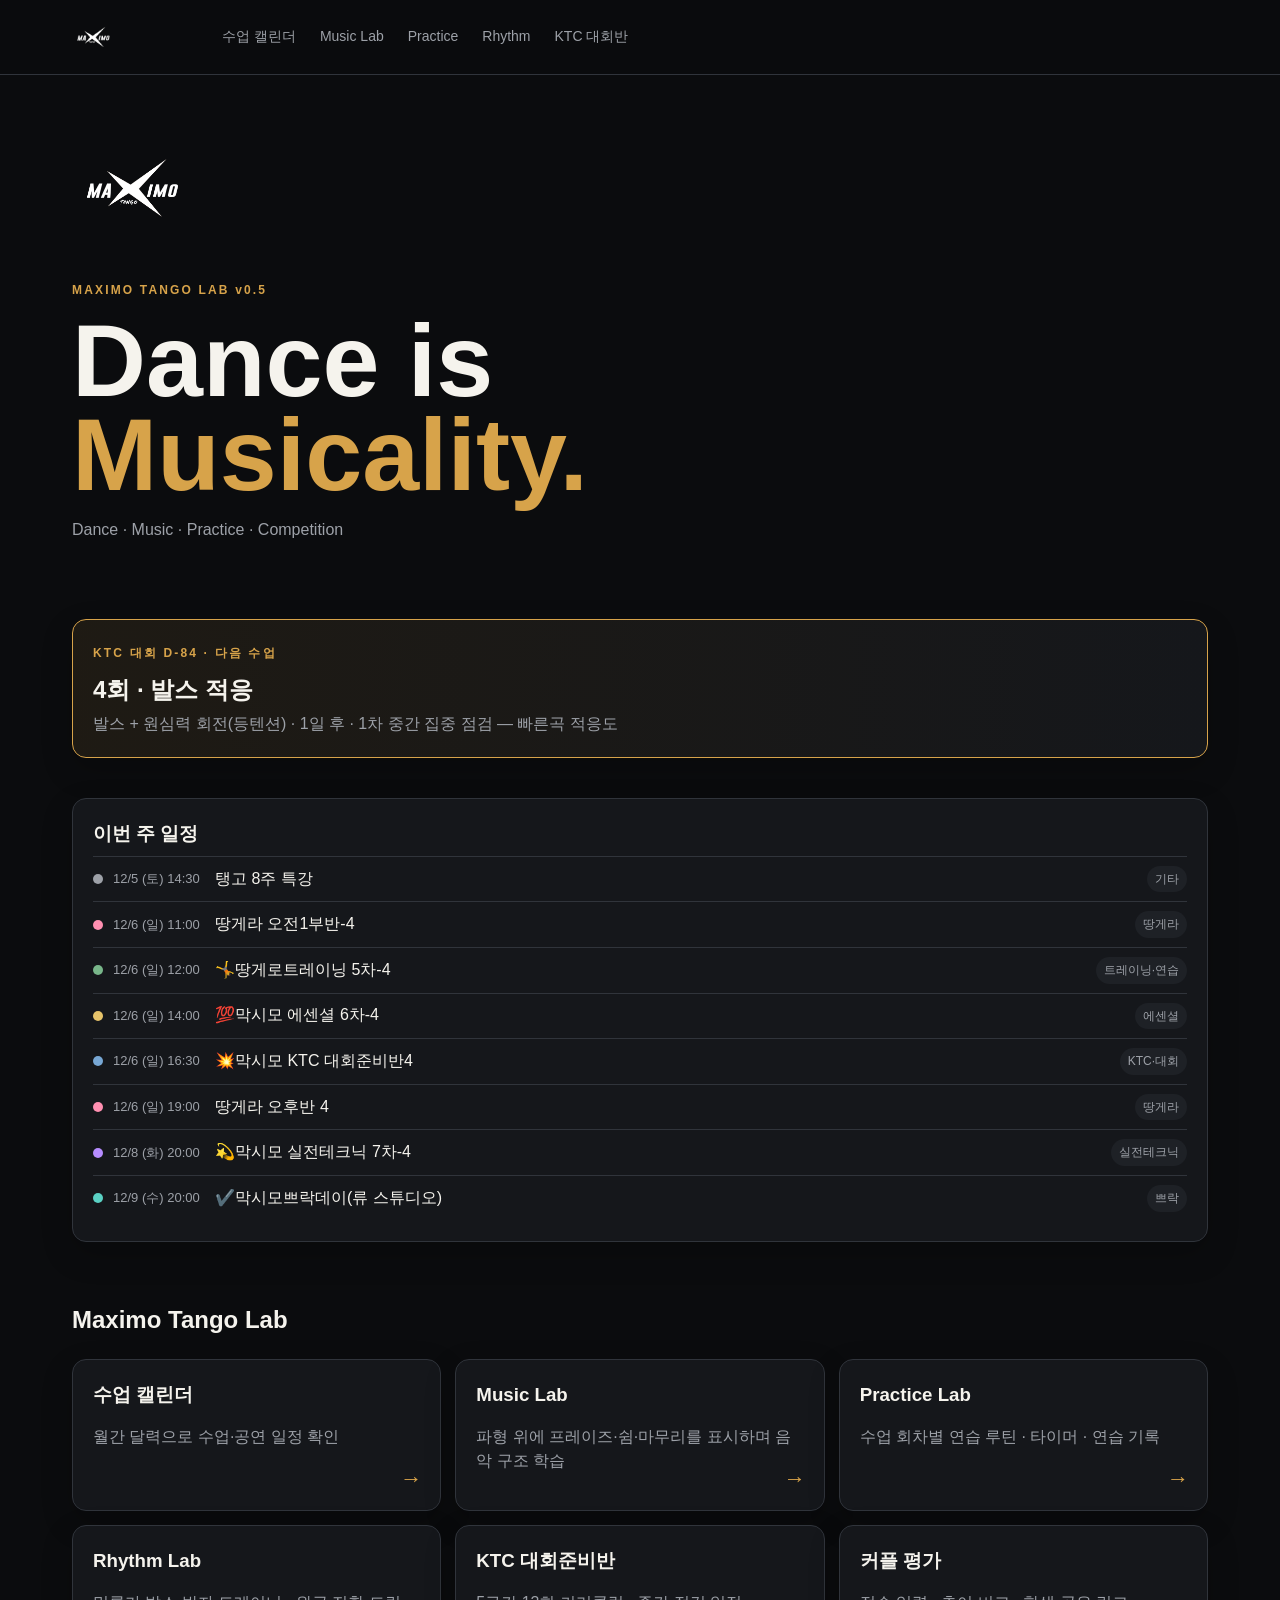
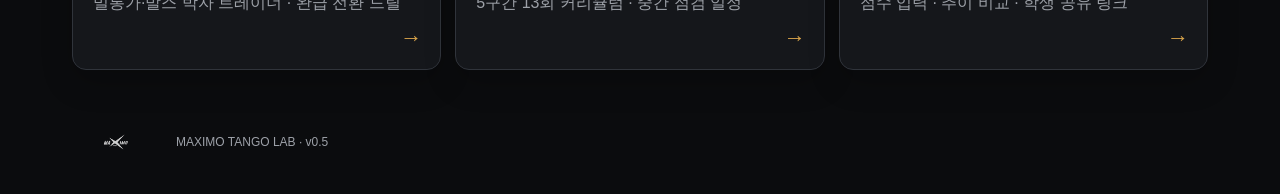
<file: index.html>
<!doctype html><html lang="ko"><head><meta charset="utf-8"><meta name="viewport" content="width=device-width,initial-scale=1"><meta name="description" content="Maximo Tango Lab"><title>Maximo Tango Lab</title><link rel="icon" type="image/png" sizes="512x512" href="assets/favicon/favicon.png"><link rel="apple-touch-icon" href="assets/favicon/apple-touch-icon.png"><link rel="manifest" href="manifest.webmanifest"><meta name="theme-color" content="#0b0c0e"><link rel="stylesheet" href="css/style.css"><link rel="stylesheet" href="css/competition.css"></head><body><header id="header"></header><main id="app"></main><footer id="footer"></footer><script type="module" src="js/app.js"></script></body></html>
</file>
<file: css/style.css>
:root{--bg:#0b0c0e;--card:#15171b;--card2:#1e2126;--text:#f5f3ed;--muted:#9da1a8;--line:#30343b;--gold:#d7a34a;--red:#c85c42;--blue:#77a7d4;--green:#78b68a;--max:1180px;--r:14px;font-family:Pretendard,"Noto Sans KR",Arial,sans-serif}*{box-sizing:border-box}body{margin:0;background:var(--bg);color:var(--text);line-height:1.55}a{text-decoration:none;color:inherit}button,input,textarea{font:inherit}.nav{position:sticky;top:0;z-index:10;background:rgba(11,12,14,.92);backdrop-filter:blur(10px);border-bottom:1px solid var(--line)}.navin{max-width:var(--max);margin:auto;padding:14px 22px;display:flex;gap:22px;align-items:center}.brand{display:flex;align-items:center;flex:0 0 auto}.brand img{display:block;width:118px;height:46px;object-fit:contain;object-position:left center;filter:invert(1)}.links{display:flex;gap:4px;overflow:auto}.links a{padding:7px 10px;color:var(--muted);font-size:14px;border-radius:8px;white-space:nowrap}.links a:hover{background:var(--card2);color:var(--text)}.page,.hero,.section{max-width:var(--max);margin:auto;padding-left:22px;padding-right:22px}.hero{padding-top:48px;padding-bottom:40px}.hero-logo{display:block;width:min(320px,72vw);height:auto;max-height:130px;object-fit:contain;object-position:left center;margin-bottom:24px;filter:invert(1)}.hero h1{font-size:clamp(3rem,8vw,6.4rem);line-height:.92;margin:12px 0}.gold{color:var(--gold)}.eyebrow{font-size:12px;letter-spacing:.18em;color:var(--gold);font-weight:800}.section{padding-top:20px;padding-bottom:20px}.grid{display:grid;grid-template-columns:repeat(3,1fr);gap:14px}.grid2{display:grid;grid-template-columns:1fr 1fr;gap:16px}.card{background:var(--card);border:1px solid var(--line);border-radius:var(--r);padding:20px;box-shadow:0 12px 32px #0003}.tool{min-height:145px;position:relative;transition:.2s}.tool:hover{transform:translateY(-2px);border-color:#555}.tool h3{margin:0 0 8px}.muted{color:var(--muted)}.arrow{position:absolute;right:18px;bottom:14px;color:var(--gold);font-size:22px}.btn{border:0;border-radius:9px;padding:9px 14px;background:var(--gold);color:#111;font-weight:800;cursor:pointer}.btn.alt{background:var(--card2);color:var(--text);border:1px solid var(--line)}.filters{display:flex;flex-wrap:wrap;gap:7px;margin:14px 0}.filter{border:1px solid var(--line);background:var(--card2);color:var(--muted);border-radius:8px;padding:8px 11px;cursor:pointer}.filter.active{border-color:var(--gold);color:var(--text);background:#d7a34a1b}.calhead{display:flex;align-items:center;justify-content:space-between;gap:10px}.calendar{display:grid;grid-template-columns:repeat(7,1fr);border:1px solid var(--line);border-radius:12px;overflow:hidden}.wd{background:var(--card2);padding:9px;text-align:center;color:var(--muted);font-size:12px}.day{min-height:126px;padding:7px;border-top:1px solid var(--line);border-right:1px solid var(--line)}.day:nth-child(7n){border-right:0}.empty{background:#101114}.num{font-size:12px;font-weight:800}.event{font-size:11px;margin-top:5px;padding:5px 6px;border-left:3px solid var(--gold);background:#d7a34a16;border-radius:5px}.event.training{border-color:var(--green)}.event.competition{border-color:var(--blue)}.event.off{border-color:var(--red);background:#c85c4218}.stats{display:grid;grid-template-columns:repeat(4,1fr);gap:10px}.stat{background:var(--card);border:1px solid var(--line);border-radius:12px;padding:15px}.stat span{display:block;color:var(--muted);font-size:12px}.stat strong{font-size:23px}.progress{height:8px;background:var(--card2);border-radius:99px;overflow:hidden}.bar{height:100%;background:var(--gold);width:0}.week{display:grid;grid-template-columns:65px 1fr;gap:16px;padding:20px 0;border-bottom:1px solid var(--line)}.wno{color:var(--gold);font-weight:900}.tags{display:flex;flex-wrap:wrap;gap:6px;margin-top:10px}.tag{font-size:12px;color:var(--muted);background:var(--card2);border-radius:99px;padding:4px 8px}.checks{display:grid;gap:7px;margin-top:12px}.check{display:flex;gap:8px;align-items:center;padding:9px;background:var(--card2);border-radius:8px;color:#ddd}.check input{accent-color:var(--gold)}.footer{max-width:var(--max);margin:auto;padding:35px 22px;color:var(--muted);font-size:12px;display:flex;align-items:center;gap:14px}.footer-logo{width:90px;height:34px;object-fit:contain;filter:invert(1);opacity:.8}.notice{margin-top:14px;color:var(--muted);font-size:13px}.input{background:var(--card2);color:var(--text);border:1px solid var(--line);border-radius:8px;padding:9px}.bigtime{text-align:center;font-size:76px;font-weight:900}.row{display:flex;gap:8px;align-items:center;flex-wrap:wrap}@media(max-width:800px){.grid{grid-template-columns:1fr 1fr}.grid2{grid-template-columns:1fr}.stats{grid-template-columns:1fr 1fr}.day{min-height:100px}.event{font-size:10px}}@media(max-width:520px){.brand img{width:104px;height:40px}.hero-logo{width:250px}.navin{align-items:flex-start;flex-direction:column}.grid,.stats{grid-template-columns:1fr}.hero{padding-top:48px}.day{min-height:82px}.event,.more{display:none}.dots{display:flex}.day{padding:5px}.page,.hero,.section{padding-left:15px;padding-right:15px}}

/* calendar v2 */
.day{cursor:pointer;min-width:0;overflow:hidden}.day:hover{background:#ffffff08}.day.other{opacity:.38}.day.today .num{background:var(--gold);color:#111;border-radius:99px;display:inline-block;min-width:22px;padding:0 6px;text-align:center}.day.sel{outline:2px solid var(--gold);outline-offset:-2px}.day:focus-visible{outline:2px solid #fff;outline-offset:-2px}
.event{overflow:hidden;text-overflow:ellipsis;white-space:nowrap}.more{font-size:11px;color:var(--muted);margin-top:4px}
.event.technique{border-color:#b68cff;background:#b68cff16}.event.essential{border-color:#e6c36a;background:#e6c36a16}.event.tanguera{border-color:#ff8fb1;background:#ff8fb116}.event.practica{border-color:#5ad1c4;background:#5ad1c416}.event.show{border-color:#ff9a4d;background:#ff9a4d16}.event.other{border-color:var(--muted);background:#ffffff0a}
.dot{width:10px;height:10px;border-radius:50%;flex:none;background:var(--gold)}.dot.training{background:var(--green)}.dot.competition{background:var(--blue)}.dot.off{background:var(--red)}.dot.technique{background:#b68cff}.dot.essential{background:#e6c36a}.dot.tanguera{background:#ff8fb1}.dot.practica{background:#5ad1c4}.dot.show{background:#ff9a4d}.dot.other{background:var(--muted)}
.evrow{display:flex;align-items:center;gap:10px;padding:9px 0;border-top:1px solid var(--line)}.evt{color:var(--muted);font-size:13px;min-width:92px;font-variant-numeric:tabular-nums}.evrow .tag{margin:0 0 0 auto}
.ktc-link{display:block;margin-top:12px;padding:12px 14px;border:1px solid var(--blue);border-radius:10px;background:#77a7d412}

/* competition v2 */
.sechead{display:flex;gap:16px;align-items:center;margin-top:34px;padding-bottom:10px;border-bottom:2px solid var(--gold)}.sechead h2{margin:0;font-size:22px}.secno{background:var(--gold);color:#111;font-weight:900;border-radius:8px;padding:6px 10px;white-space:nowrap}
.week.cur{background:linear-gradient(90deg,#d7a34a14,transparent);border-left:3px solid var(--gold);padding-left:14px}.wno small{display:block;font-size:11px;color:var(--muted);font-weight:600}.wno{font-size:22px}
.badge{font-size:11px;background:var(--gold);color:#111;border-radius:99px;padding:2px 8px;font-weight:800;vertical-align:middle}.badge.dim{background:var(--card2);color:var(--muted)}
.chk{font-size:12px;color:#111;background:var(--blue);border-radius:8px;padding:4px 9px;font-weight:700}
.rate{display:flex;align-items:center;gap:4px;margin-top:10px}.rate .muted{margin-right:8px;font-size:13px}.star{background:none;border:0;color:#444;font-size:24px;cursor:pointer;padding:0 2px}.star.on{color:var(--gold)}
details{margin-top:10px}summary{cursor:pointer;font-size:13px}.memo{width:100%;margin-top:8px;resize:vertical}

/* practice lab */
.pblk{display:flex;align-items:center;gap:10px;padding:9px 10px;border-radius:9px;background:var(--card2);margin-bottom:7px;border:1px solid transparent}.pblk.on{border-color:var(--gold);background:#d7a34a14}.pn{width:24px;height:24px;border-radius:99px;background:var(--bg);color:var(--gold);font-size:12px;font-weight:800;display:grid;place-items:center;flex:none}.pnm{flex:1;font-size:14px}.pmin{width:62px;padding:5px 7px}
.plog{display:flex;align-items:flex-end;gap:6px;height:90px}.pcol{flex:1;height:100%;display:flex;flex-direction:column;justify-content:flex-end;align-items:center;gap:4px}.pbar{width:100%;max-width:26px;background:var(--gold);border-radius:4px 4px 0 0;min-height:2px}.pcol small{color:var(--muted);font-size:10px}

/* rhythm lab */
.rphase{font-size:34px;font-weight:900;font-style:italic;min-height:46px;transition:color .1s}.rdots{display:flex;justify-content:center;gap:12px;margin:14px 0}.rdot{width:34px;height:34px;border-radius:50%;background:var(--card2);border:2px solid var(--line)}.rdot.on{background:var(--gold);border-color:var(--gold);box-shadow:0 0 18px #d7a34a99}
.next{display:block;border-color:var(--gold);background:linear-gradient(90deg,#d7a34a18,var(--card))}.next:hover{border-color:#f0c070}

/* calendar dots (mobile) + responsive merge */
.dots{display:none;gap:3px;flex-wrap:wrap;margin-top:5px}.dots .dot{width:7px;height:7px}
@media(max-width:700px){.links{flex:0 1 auto;width:100%;min-width:0}}
</file>
<file: css/competition.css>
/* 대회준비반 · 커플 평가 · 학생 결과 (한 파일) */
.score-page{max-width:980px}.score-back{display:inline-flex;gap:8px;color:var(--muted);font-size:.92rem;margin:8px 0 22px}.score-back:hover{color:var(--gold)}
.score-heading{padding:8px 0 18px;border-bottom:1px solid var(--line);margin-bottom:16px}.score-heading h1{font-size:clamp(2rem,5vw,3.5rem);margin:4px 0}
.score-meta{display:flex;align-items:flex-end;gap:12px;flex-wrap:wrap;margin-bottom:12px}.score-meta label{display:grid;gap:6px;font-size:.88rem;color:var(--muted)}
.score-meta input,.cmp-pick select{border:1px solid var(--line);border-radius:6px;background:var(--card2);color:var(--text);padding:10px 11px;font:inherit}
.score-load-hint{margin:8px 0 14px;color:var(--muted);font-size:.84rem}.score-status{min-height:1.5em;margin:12px 0;color:var(--muted);font-size:.87rem}
.tabs{display:flex;gap:6px;margin:6px 0 16px;border-bottom:1px solid var(--line)}.tab{border:0;background:none;color:var(--muted);padding:10px 14px;font:inherit;font-weight:700;cursor:pointer;border-bottom:2px solid transparent;margin-bottom:-1px}.tab.on{color:var(--text);border-color:var(--gold)}
.chips{display:flex;flex-wrap:wrap;align-items:center;gap:6px;margin:4px 0 8px}.chip{border:1px solid var(--line);background:var(--card2);color:var(--muted);border-radius:99px;padding:6px 11px;font:inherit;font-size:.82rem;cursor:pointer}.chip:hover,.chip.on{border-color:var(--gold);color:var(--text)}
button:disabled{opacity:.5;cursor:default}
/* 입력 표 */
.score-table-scroll{overflow:auto;overscroll-behavior:contain;max-height:clamp(340px,calc(100vh - 380px),640px);border:1px solid var(--line);border-radius:8px;background:var(--card)}
.score-matrix{width:100%;min-width:980px;border-collapse:separate;border-spacing:0;table-layout:fixed}
.score-matrix th,.score-matrix td{padding:0;border-right:1px solid var(--line);border-bottom:1px solid var(--line);background:var(--card)}
.score-matrix thead th{position:sticky;top:0;z-index:3;padding:10px 12px;text-align:left;vertical-align:top}.score-matrix thead strong{display:block;margin-bottom:6px;font-size:.88rem}.score-matrix thead small{display:block;color:var(--muted);font-size:.72rem;line-height:1.5;font-weight:400}
.score-matrix .matrix-couple{position:sticky;left:0;z-index:2;width:170px;min-width:170px;padding:6px 8px;text-align:left}.score-matrix thead .matrix-couple{z-index:5}
.mc{display:flex;align-items:center;gap:4px}.matrix-name-input{width:100%;min-width:0;border:1px solid transparent;border-radius:4px;background:transparent;color:var(--text);padding:8px 5px;font:inherit;font-size:.88rem;font-weight:700}
.rm{border:0;background:none;color:var(--muted);font-size:18px;cursor:pointer;padding:0 4px}.rm:hover{color:var(--red)}
.matrix-cell{display:flex;align-items:center;justify-content:center;gap:12px;min-width:180px;padding:8px 10px;height:62px}
.matrix-score{width:74px;height:40px;border:1px solid var(--line);border-radius:4px;background:var(--bg);color:var(--text);padding:6px 8px;text-align:center;font:inherit;font-size:1rem}
.matrix-name-input:focus,.matrix-score:focus,.matrix-feedback-input:focus{border-color:var(--gold);outline:2px solid #d7a34a55}
.matrix-feedback{position:relative;color:var(--muted);font-size:.75rem}.matrix-feedback summary{cursor:pointer;white-space:nowrap;list-style:none}.matrix-feedback summary::-webkit-details-marker{display:none}
.matrix-feedback summary::before{content:'+';display:inline-grid;place-items:center;width:20px;height:20px;margin-right:4px;border:1px solid var(--line);border-radius:50%;color:var(--text)}.matrix-feedback[open] summary::before{content:'−'}
.matrix-feedback-input{position:absolute;top:26px;right:0;z-index:4;width:min(300px,70vw);min-height:88px;border:1px solid var(--line);border-radius:4px;background:var(--card2);color:var(--text);padding:9px;font:inherit;box-shadow:0 8px 22px #0006}
.score-submit{display:flex;justify-content:space-between;align-items:center;gap:16px;margin-top:16px;padding:14px 0;border-top:1px solid var(--line);border-bottom:1px solid var(--line)}.score-submit>div{display:grid;gap:2px;color:var(--muted);font-size:.8rem}.score-submit strong{font-size:1.35rem;color:var(--text)}.score-submit strong small{font-size:.8rem;font-weight:500;color:var(--muted)}
/* 추이 · 공유 */
.trend{display:grid;grid-template-columns:200px minmax(0,1fr);gap:16px;align-items:start}.trend-list{display:grid;gap:6px;position:sticky;top:70px;max-height:calc(100vh - 90px);overflow:auto}
.tcouple{display:flex;justify-content:space-between;align-items:center;gap:8px;padding:10px 11px;border:1px solid var(--line);border-radius:8px;background:var(--card);color:var(--text);font:inherit;text-align:left;cursor:pointer}.tcouple span{overflow:hidden;text-overflow:ellipsis;white-space:nowrap;font-weight:600;font-size:.88rem}.tcouple small{color:var(--muted);font-size:.74rem;flex:none}.tcouple.on{border-color:var(--gold);box-shadow:inset 0 0 0 1px var(--gold)}.tcouple.dim{opacity:.55}
.trend-detail{display:grid;gap:14px;min-width:0}.trend-head{display:flex;align-items:baseline;gap:12px;flex-wrap:wrap}.trend-head h2{margin:0}
.chart{width:100%;height:auto;display:block}.cg{stroke:var(--line)}.ct{fill:var(--muted);font-size:12px}.cm{stroke:var(--muted);stroke-dasharray:4 4;opacity:.7}.cl{fill:var(--muted);font-size:11px}
.legend{display:flex;flex-wrap:wrap;gap:6px 16px;margin-top:8px;font-size:.8rem;color:var(--muted)}.legend i{display:inline-block;width:10px;height:10px;border-radius:50%;margin-right:6px}
.cmp-pick{gap:12px;margin-bottom:12px}.cmp-pick label{display:grid;gap:5px;color:var(--muted);font-size:.82rem}
.table-scroll{overflow-x:auto}.cmp{width:100%;border-collapse:collapse;font-size:.9rem}.cmp th,.cmp td{padding:9px 8px;border-top:1px solid var(--line);text-align:right;font-variant-numeric:tabular-nums}.cmp th:first-child{text-align:left;font-weight:600}.cmp thead th{color:var(--muted);font-size:.78rem;font-weight:500;border-top:0}.cmp .tot{font-weight:800}
.up{color:var(--green)}.down{color:var(--red)}.tip{padding:10px 0;border-top:1px solid var(--line)}.tip:first-of-type{border-top:0}.tip p{margin:4px 0 10px}
/* 학생 결과 */
.my-total{display:flex;gap:28px;flex-wrap:wrap;margin:10px 0 6px}.my-total strong{display:block;font-size:2.4rem;line-height:1.1}.my-total small{font-size:.9rem;color:var(--muted);font-weight:500}
.my-row{padding:14px 0;border-bottom:1px solid var(--line)}.my-top{display:flex;justify-content:space-between;align-items:baseline;gap:12px}.my-top h3{margin:0;font-size:1rem}.my-top strong{font-size:1.2rem}.my-top small{color:var(--muted);font-size:.78rem;font-weight:500}
.bar2{position:relative;height:10px;border-radius:99px;background:var(--card2);margin:8px 0 6px}.bar2 i{display:block;height:100%;border-radius:99px}.bar2 b{position:absolute;top:-3px;bottom:-3px;width:2px;background:var(--text);opacity:.8}
.small{font-size:.78rem;margin:0}.student-feedback{margin:8px 0 0;font-size:.92rem;white-space:pre-wrap}
/* 대회반 단계 / 마이크로 */
@media(max-width:760px){.trend{grid-template-columns:1fr}.trend-list{position:static;max-height:none;grid-template-columns:repeat(2,minmax(0,1fr))}.score-submit{flex-direction:column;align-items:stretch}.score-matrix{min-width:900px}.score-matrix .matrix-couple{width:138px;min-width:138px}}
</file>
